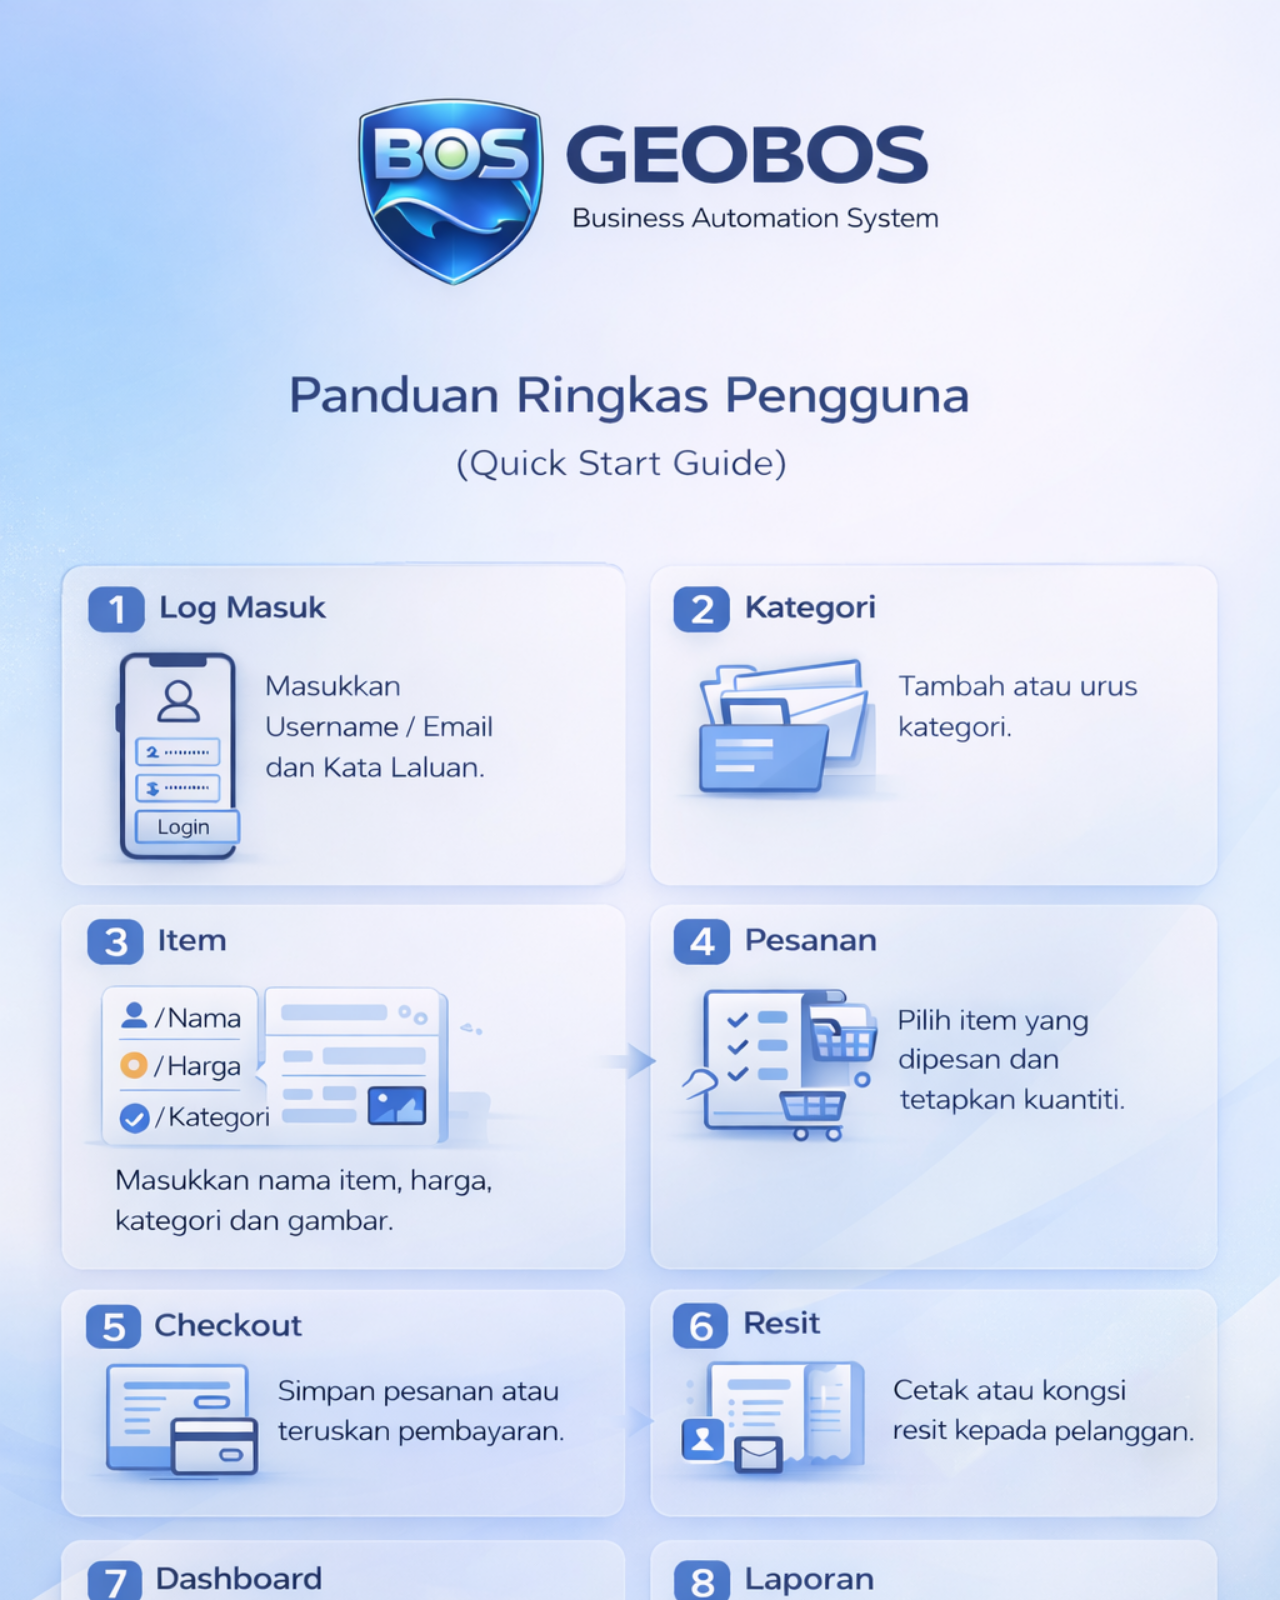
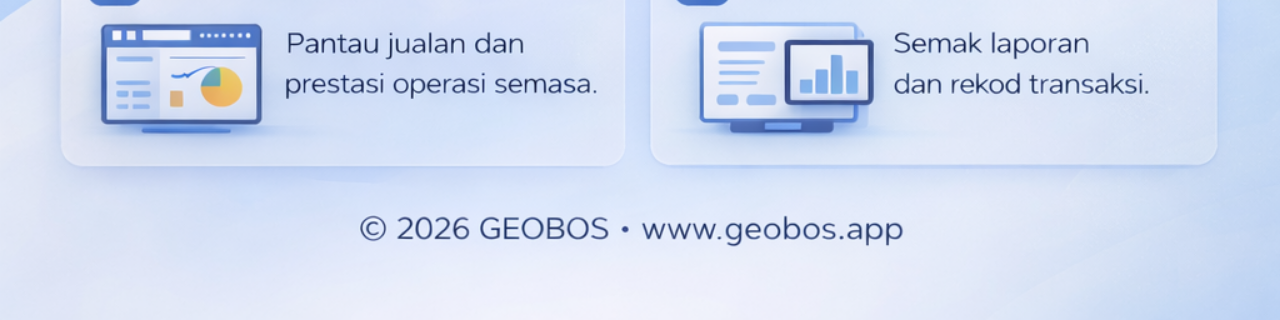
<file: guide/index.html>
<!DOCTYPE html>
<html lang="en">
<head>
  <!-- Google tag (gtag.js) -->
    <script async src="https://www.googletagmanager.com/gtag/js?id=G-SN5ZPJ8JSR"></script>
    <script>
      window.dataLayer = window.dataLayer || [];
      function gtag(){dataLayer.push(arguments);}
      gtag('js', new Date());
    
      gtag('config', 'G-SN5ZPJ8JSR');
    </script>  
  <meta charset="UTF-8">
  <meta name="viewport" content="width=device-width, initial-scale=1.0">
  <title>GEOBOS User Guide</title>

  <style>
    body {
      margin: 0; /* buang space atas */
      background: #0b0f2a;
    }

    img {
      width: 100%;      /* full width */
      height: auto;     /* maintain ratio */
      display: block;   /* buang gap bawah image */
    }
  </style>
</head>

<body>
  <img src="geobos_quick_guide.png" alt="GEOBOS User Guide">
</body>
</html>
</file>
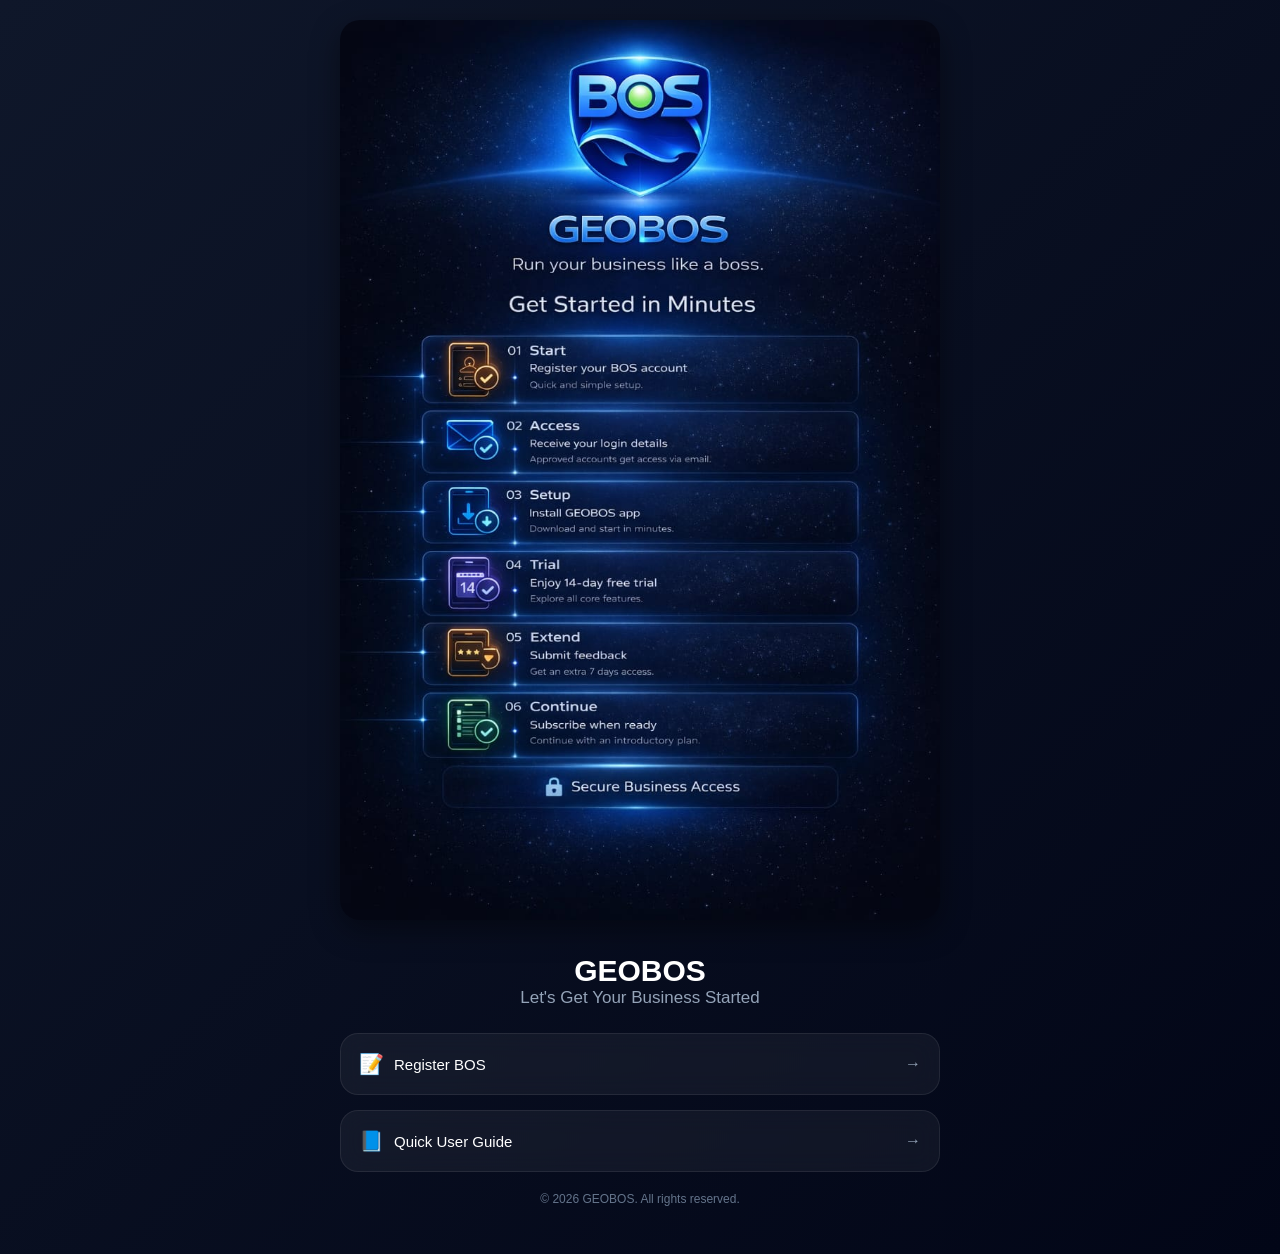
<file: newbos/index.html>
<!DOCTYPE html>
<html lang="en">
<head>
<!-- Google tag (gtag.js) -->
    <script async src="https://www.googletagmanager.com/gtag/js?id=G-SN5ZPJ8JSR"></script>
    <script>
      window.dataLayer = window.dataLayer || [];
      function gtag(){dataLayer.push(arguments);}
      gtag('js', new Date());
    
      gtag('config', 'G-SN5ZPJ8JSR');
    </script>    
<meta charset="UTF-8">
<meta name="viewport" content="width=device-width, initial-scale=1.0">
<title>GEOBOS Get Started</title>
<link
  rel="shortcut icon"
  href="assets/images/favicon.png"
  type="image/x-icon"
/>

<style>
body {
    margin: 0;
    font-family: -apple-system, BlinkMacSystemFont, "Segoe UI", Roboto, sans-serif;
    background: linear-gradient(135deg, #0f172a, #020617);
    color: #fff;
}

/* Container */
@media (min-width: 768px) {
.container {
    width: 100%;
    max-width: 600px;
    margin: auto;
    padding: 20px 16px;
    text-align: center;
    align-items: center;
}    
} 

/* Poster / Hero */
.hero {
    width: 100%;
    border-radius: 20px;
    margin-bottom: 20px;
    box-shadow: 0 10px 30px rgba(0,0,0,0.4);
}

/* Title */
.logo {
    font-size: 30px;
    font-weight: 600;
    margin-top: 10px;
}

.subtitle {
    font-size: 17px;
    color: #94a3b8;
    margin-bottom: 25px;
}

/* Glass Card */
.card {
    background: rgba(255, 255, 255, 0.05);
    backdrop-filter: blur(12px);
    border-radius: 18px;
    padding: 18px;
    margin-bottom: 15px;
    text-decoration: none;
    color: white;
    display: flex;
    align-items: center;
    justify-content: space-between;
    transition: 0.25s;
    border: 1px solid rgba(255,255,255,0.08);
}

.card:hover {
    transform: translateY(-3px);
    background: rgba(255, 255, 255, 0.08);
}

/* Icon */
.icon {
    font-size: 20px;
}

/* Text */
.text {
    flex: 1;
    text-align: left;
    margin-left: 10px;
}

.title {
    font-size: 15px;
    font-weight: 500;
}

/* Arrow */
.arrow {
    font-size: 16px;
    color: #94a3b8;
}

/* Footer */
.footer {
    margin-top: 20px;
    font-size: 12px;
    color: #64748b;
}
</style>

</head>

<body>

<div class="container">

    <!-- Poster (Replace image link) -->
    <img src="howbos.jpeg" class="hero">

    <center><div class="logo">GEOBOS</div>
    <div class="subtitle">Let's Get Your Business Started</div></center>

    <!-- Register -->
    <a href="https://www.geobos.app/newbos/reg.html" class="card">
        <div class="icon">📝</div>
        <div class="text">
            <div class="title">Register BOS</div>
        </div>
        <div class="arrow">→</div>
    </a>

    <!-- Guide -->
    <a href="https://www.geobos.app/guide" class="card">
        <div class="icon">📘</div>
        <div class="text">
            <div class="title">Quick User Guide</div>
        </div>
        <div class="arrow">→</div>
    </a>

    <div class="footer">
          <center><div class="copyright">
        © 2026 GEOBOS. All rights reserved.
    </div></center>
        <br><br>
    </div>

</div>

</body>
</html>
</file>
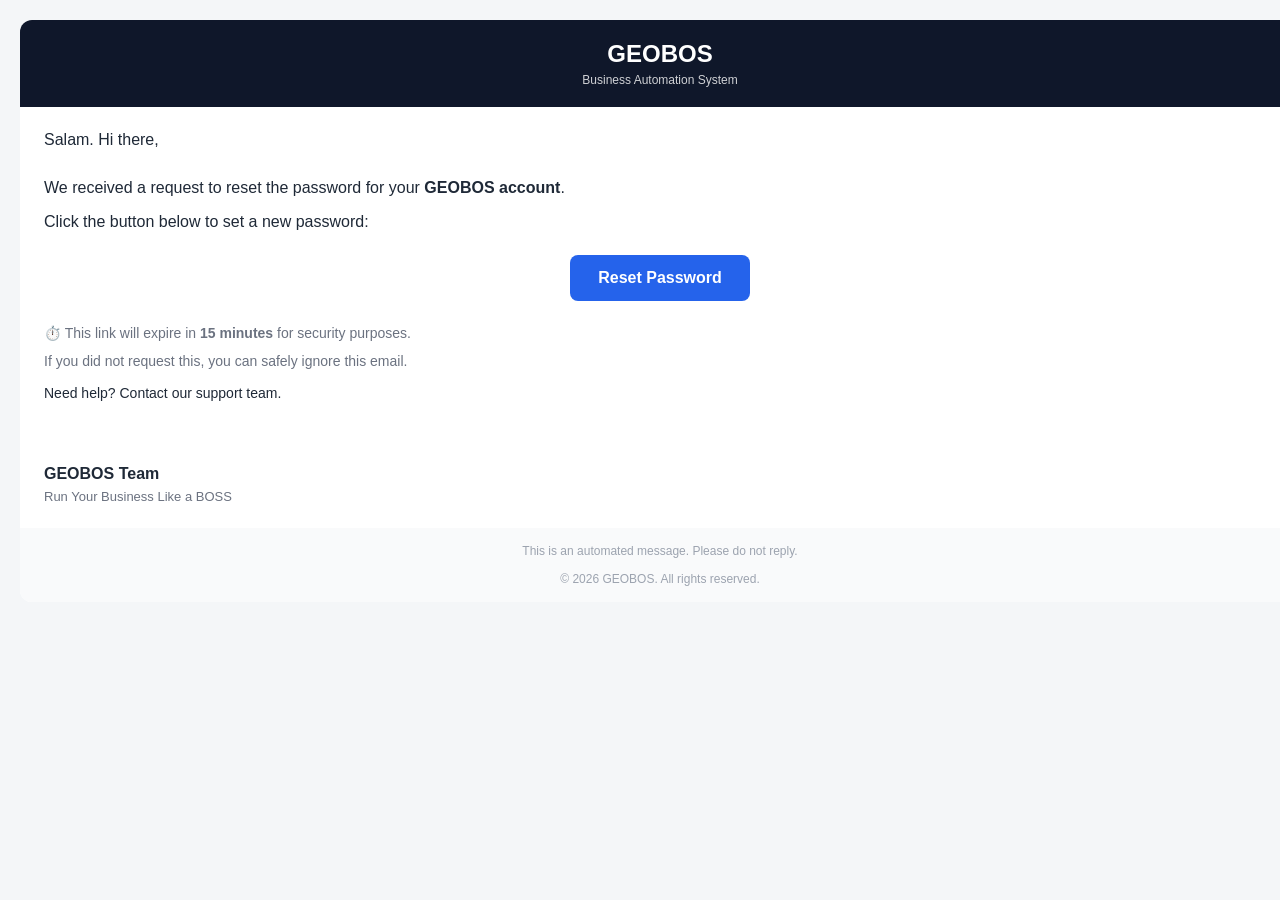
<file: respwd/index.html>
<!DOCTYPE html>
<html lang="en">
<head>
  <meta charset="UTF-8">
  <meta name="viewport" content="width=device-width, initial-scale=1.0">
  <title>Reset Your GEOBOS Password</title>
</head>
<body style="margin:0; padding:0; background-color:#f4f6f8; font-family:Arial, sans-serif;">

  <table width="100%" cellpadding="0" cellspacing="0" border="0">
    <tr>
      <td align="center">

        <!-- Container -->
        <table width="100%" max-width="480px" cellpadding="0" cellspacing="0" border="0" style="background:#ffffff; margin:20px; border-radius:12px; overflow:hidden;">

          <!-- Header -->
          <tr>
            <td style="padding:20px; text-align:center; background:#0f172a; color:#ffffff;">
              <h2 style="margin:0;">GEOBOS</h2>
              <p style="margin:5px 0 0; font-size:12px; opacity:0.8;">
                Business Automation System
              </p>
            </td>
          </tr>

          <!-- Body -->
          <tr>
            <td style="padding:24px; color:#1f2937;">

              <p style="margin:0 0 12px;">Salam. Hi there,</p>
              <br>

              <p style="margin:0 0 16px;">
                We received a request to reset the password for your 
                <strong>GEOBOS account</strong>.
              </p>

              <p style="margin:0 0 24px;">
                Click the button below to set a new password:
              </p>

              <!-- Button -->
              <table width="100%" cellpadding="0" cellspacing="0">
                <tr>
                  <td align="center">
                    <a href="{{RESET_LINK}}" 
                       style="display:inline-block; padding:14px 28px; background:#2563eb; color:#ffffff; text-decoration:none; border-radius:8px; font-weight:bold;">
                      Reset Password
                    </a>
                  </td>
                </tr>
              </table>

              <p style="margin:24px 0 12px; font-size:14px; color:#6b7280;">
                ⏱️ This link will expire in <strong>15 minutes</strong> for security purposes.
              </p>

              <p style="margin:0 0 16px; font-size:14px; color:#6b7280;">
                If you did not request this, you can safely ignore this email.
              </p>

              <p style="margin:0 0 16px; font-size:14px;">
                Need help? Contact our support team.
              </p>              
            </td>
          </tr>

          <!-- Signature -->
              <tr>
                <td style="padding:0 24px 24px; color:#1f2937;">
              
                  <p style="margin:24px 0 6px; font-size:16px;">
                    <strong>GEOBOS Team</strong>
                  </p>
              
                  <p style="margin:0; font-size:13px; color:#6b7280;">
                    Run Your Business Like a BOSS
                  </p>
              
                </td>
              </tr>

          <!-- Footer -->
          <tr>
            <td style="padding:16px; text-align:center; font-size:12px; color:#9ca3af; background:#f9fafb;">
              This is an automated message. Please do not reply.
              <br><br>
              © 2026 GEOBOS. All rights reserved.
            </td>
          </tr>

        </table>

      </td>
    </tr>
  </table>

</body>
</html>
</file>
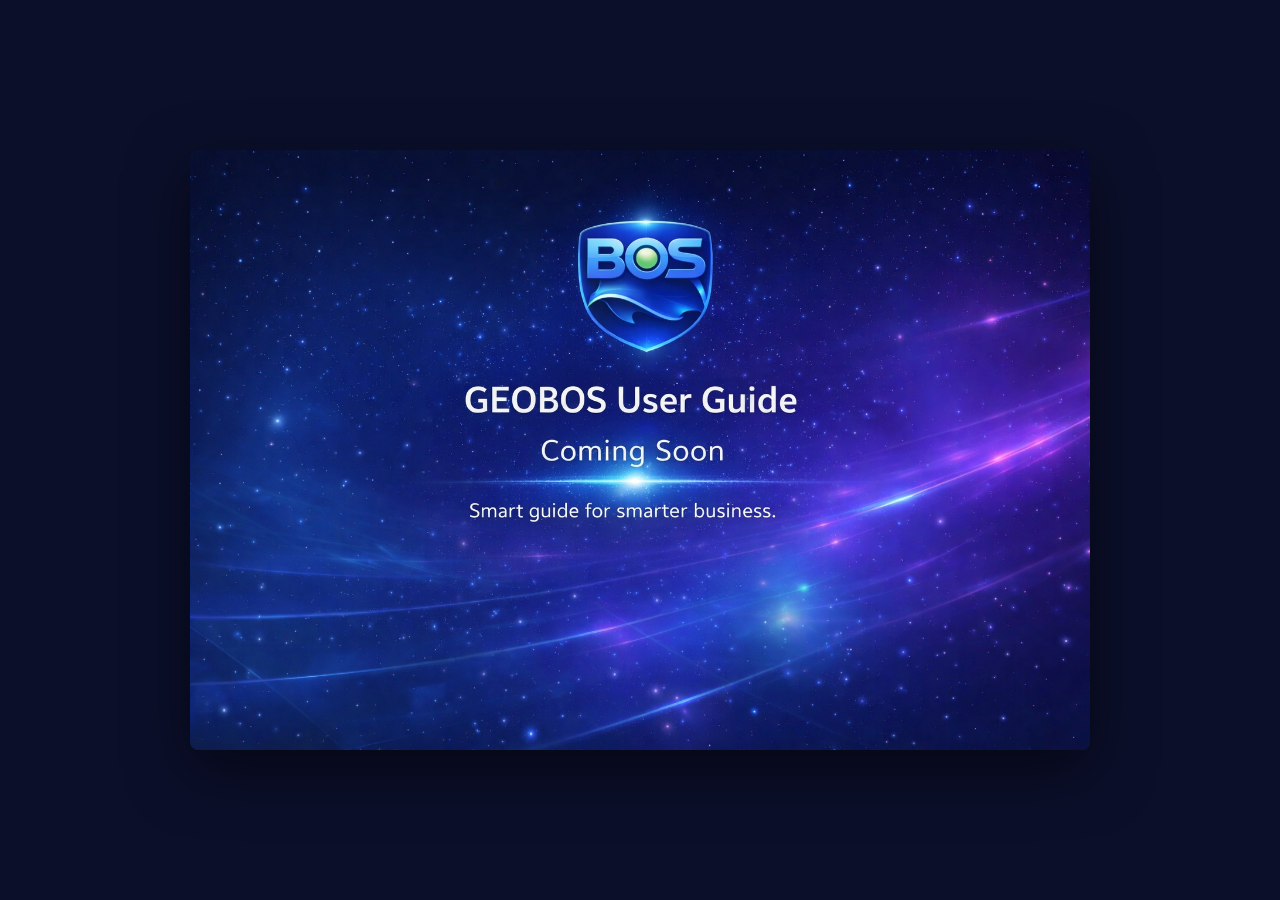
<file: guide/comingsoon.html>
<!DOCTYPE html>
<html lang="en">
<head>
  <meta charset="UTF-8" />
  <meta name="viewport" content="width=device-width, initial-scale=1.0" />
  <title>GEOBOS User Guide - Coming Soon</title>

  <style>
    * {
      margin: 0;
      padding: 0;
      box-sizing: border-box;
    }

    body {
      height: 100vh;
      background: #0b0f2a; /* fallback */
      display: flex;
      align-items: center;
      justify-content: center;
      font-family: Arial, sans-serif;
    }

    .container {
      width: 100%;
      height: 100%;
      display: flex;
      align-items: center;
      justify-content: center;
      padding: 20px;
    }

    .image-wrapper {
      width: 100%;
      max-width: 900px;
    }

    .image-wrapper img {
      width: 100%;
      height: auto;
      display: block;
      border-radius: 8px;
      box-shadow: 0 20px 60px rgba(0,0,0,0.5);
    }

    /* Mobile fix */
@media (max-width: 768px) {
  .container {
    align-items: flex-start;  /* push ke atas */
    padding-top: 30px;        /* jarak dari atas */
  }
}
  </style>
</head>

<body>
  <div class="container">
    <div class="image-wrapper">
      <!-- Tukar nama file ikut image abe -->
      <img src="guide_comingsoon.png" alt="GEOBOS User Guide Coming Soon" />
    </div>
  </div>
</body>
</html>
</file>
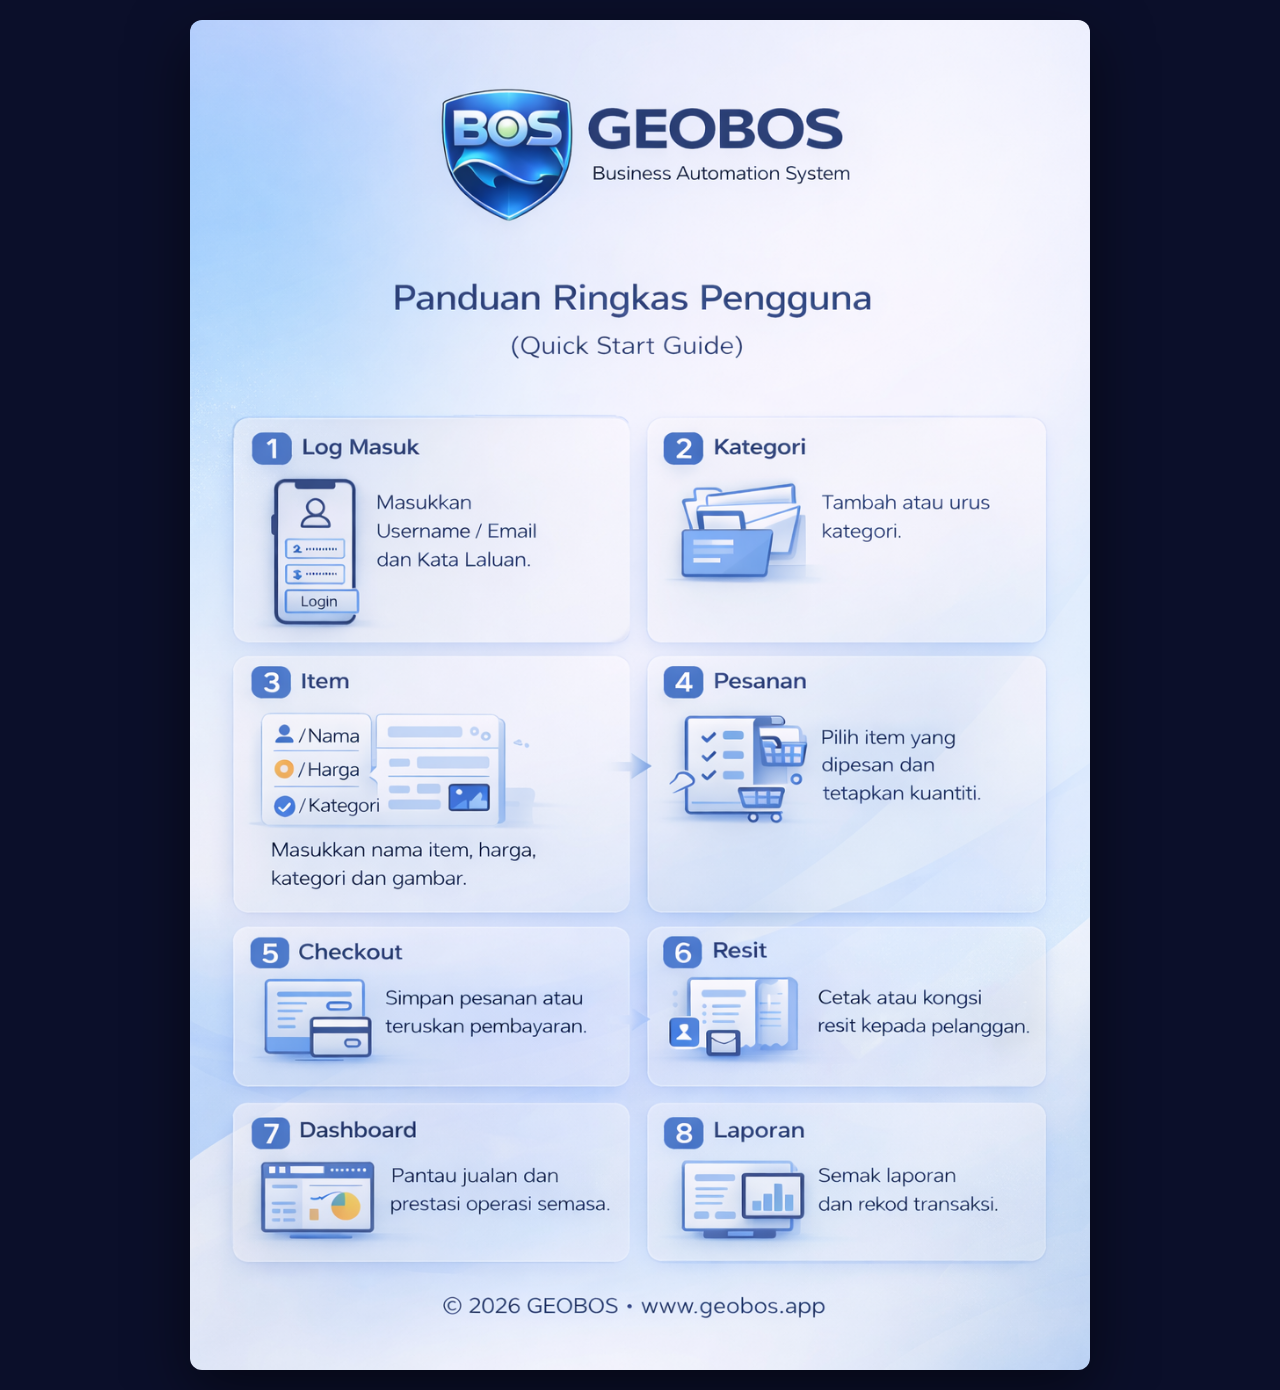
<file: guide/index2.html>
<!DOCTYPE html>
<html lang="en">
<head>
  <meta charset="UTF-8" />
  <meta name="viewport" content="width=device-width, initial-scale=1.0" />
  <title>GEOBOS User Guide - Coming Soon</title>

  <style>
    * {
      margin: 0;
      padding: 0;
      box-sizing: border-box;
    }

    body {
      min-height: 100vh;
      background: #0b0f2a;
      font-family: Arial, sans-serif;
    }

    /* Desktop (center) */
    .container {
      min-height: 100vh;
      display: flex;
      align-items: center;
      justify-content: center;
      padding: 20px;
    }

    .image-wrapper {
      width: 100%;
      max-width: 900px;
    }

    .image-wrapper img {
      width: 100%;
      height: auto;
      display: block;
      border-radius: 12px;
      box-shadow: 0 20px 60px rgba(0,0,0,0.5);
    }

    /* Mobile (top align) */
    @media (max-width: 768px) {
      .container {
        min-height: auto;
        align-items: flex-start;
        justify-content: center;
        padding-top: 10px;
      }

      .image-wrapper {
        max-width: 95%;
      }
    }
  </style>
</head>

<body>
  <div class="container">
    <div class="image-wrapper">
      <!-- Tukar nama file ikut image sebenar -->
      <img src="geobos_quick_guide.png" alt="GEOBOS User Guide Coming Soon" />
    </div>
  </div>
</body>
</html>
</file>
